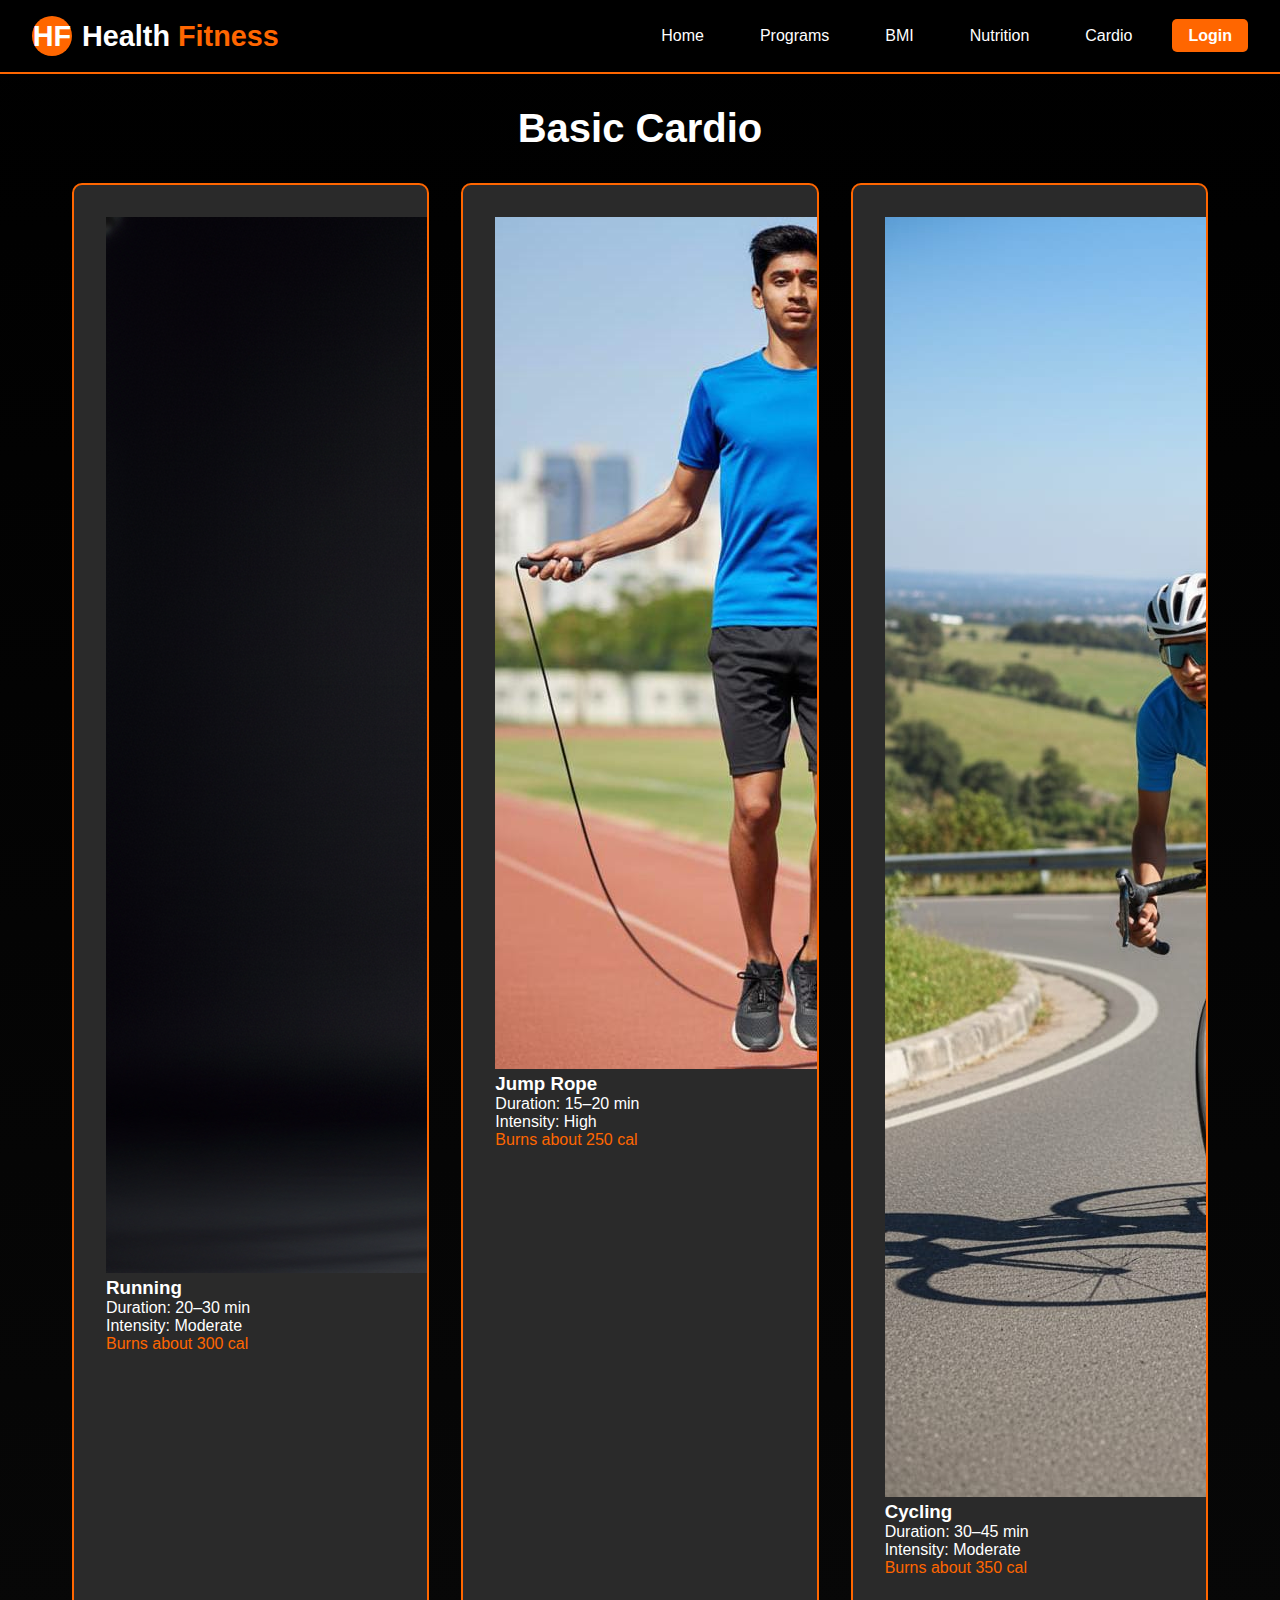
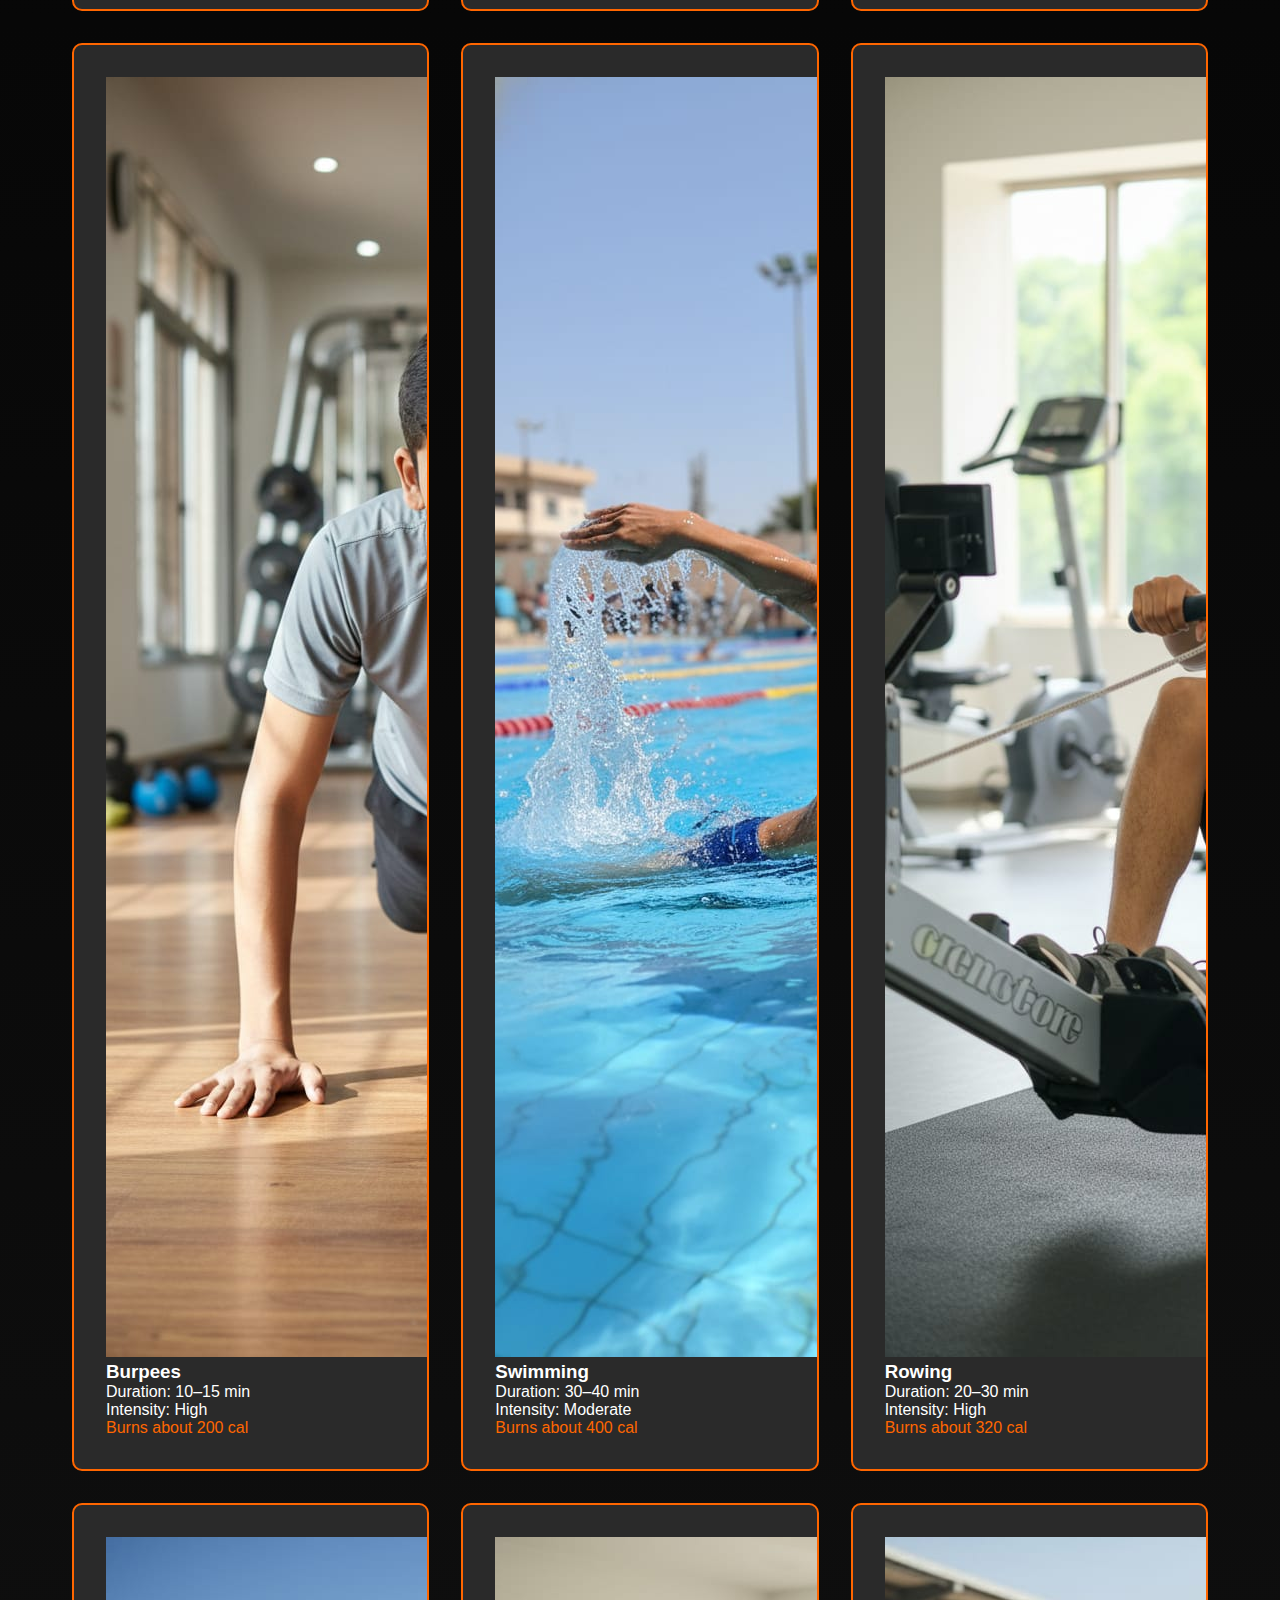
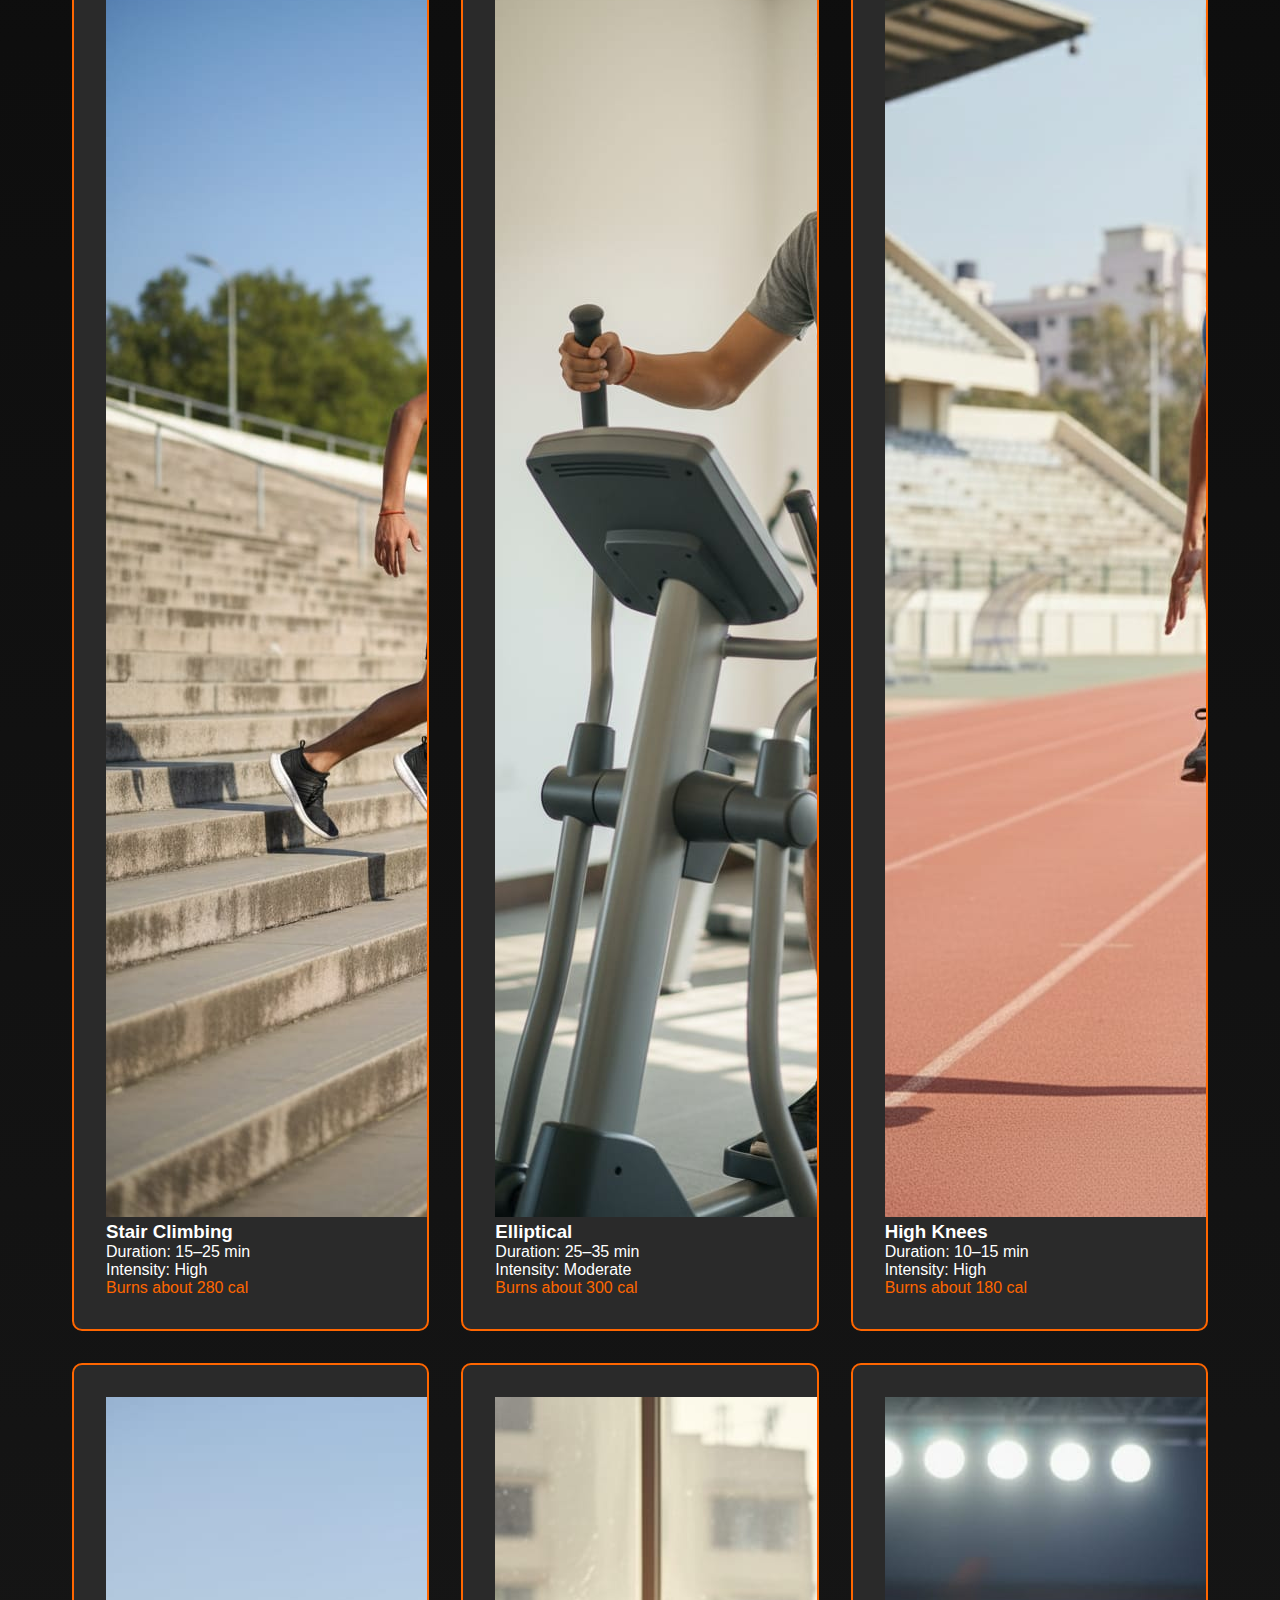
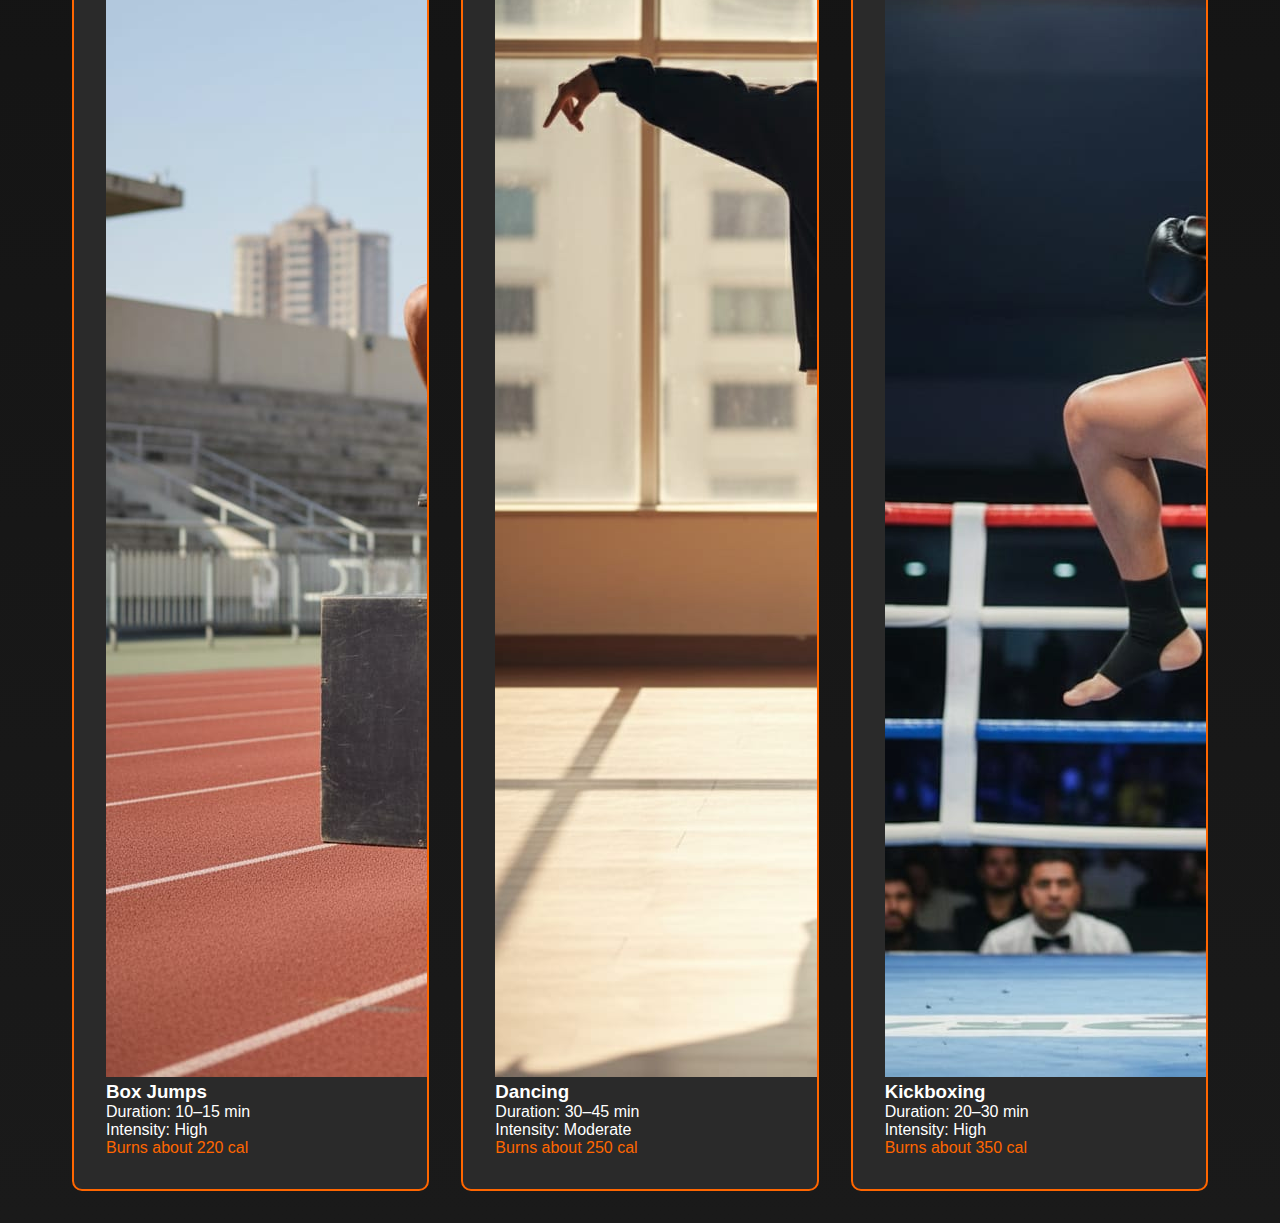
<file: cardio.html>
<!DOCTYPE html>
<html lang="en">
<head>
    <meta charset="UTF-8">
    <meta name="viewport" content="width=device-width, initial-scale=1.0">
    <title>HealthFit - Cardio</title>
    <link rel="stylesheet" href="css/style.css">
</head>
<body>

<!-- NAVBAR -->
<nav class="navbar">
    <div class="logo">
        <div class="logo-icon">HF</div>
        <div>Health <span>Fitness</span></div>
    </div>
    <div class="nav-links">
        <a href="index.html">Home</a>
        <a href="programs.html">Programs</a>
        <a href="bmi.html">BMI</a>
        <a href="nutrition.html">Nutrition</a>
        <a href="cardio.html">Cardio</a>
        <div id="userSection">
            <a class="btn-primary" href="login.html">Login</a>
        </div>
    </div>
</nav>

<!-- CARDIO PAGE -->
<div id="cardio">
    <div class="container">
        <h2 class="section-title">Basic <span>Cardio</span></h2>

        <div class="grid">
            <div class="card">
                <div class="program-image"><img src="images/Running-cardio.jpeg" alt="Running"></div>
                <h3>Running</h3>
                <p>Duration: 20–30 min</p>
                <p>Intensity: Moderate</p>
                <p style="color: #ff6600;">Burns about 300 cal</p>
            </div>

            <div class="card">
                <div class="program-image"><img src="images/JumpRope-cardio.jpeg" alt="Jump Rope"></div>
                <h3>Jump Rope</h3>
                <p>Duration: 15–20 min</p>
                <p>Intensity: High</p>
                <p style="color: #ff6600;">Burns about 250 cal</p>
            </div>

            <div class="card">
                <div class="program-image"><img src="images/Cycling-cardio.jpeg" alt="Cycling"></div>
                <h3>Cycling</h3>
                <p>Duration: 30–45 min</p>
                <p>Intensity: Moderate</p>
                <p style="color: #ff6600;">Burns about 350 cal</p>
            </div>

            <div class="card">
                <div class="program-image"><img src="images/Burpees-cardio.jpeg" alt="Burpees"></div>
                <h3>Burpees</h3>
                <p>Duration: 10–15 min</p>
                <p>Intensity: High</p>
                <p style="color: #ff6600;">Burns about 200 cal</p>
            </div>

            <div class="card">
                <div class="program-image"><img src="images/Swiming-cardio.jpeg" alt="Swimming"></div>
                <h3>Swimming</h3>
                <p>Duration: 30–40 min</p>
                <p>Intensity: Moderate</p>
                <p style="color: #ff6600;">Burns about 400 cal</p>
            </div>

            <div class="card">
                <div class="program-image"><img src="images/Rowing-cardio.jpeg" alt="Rowing"></div>
                <h3>Rowing</h3>
                <p>Duration: 20–30 min</p>
                <p>Intensity: High</p>
                <p style="color: #ff6600;">Burns about 320 cal</p>
            </div>

            <div class="card">
                <div class="program-image"><img src="images/StairClimbing-cardio.jpeg" alt="Stair Climbing"></div>
                <h3>Stair Climbing</h3>
                <p>Duration: 15–25 min</p>
                <p>Intensity: High</p>
                <p style="color: #ff6600;">Burns about 280 cal</p>
            </div>

            <div class="card">
                <div class="program-image"><img src="images/Elliptical-cardio.jpeg" alt="Elliptical"></div>
                <h3>Elliptical</h3>
                <p>Duration: 25–35 min</p>
                <p>Intensity: Moderate</p>
                <p style="color: #ff6600;">Burns about 300 cal</p>
            </div>

            <div class="card">
                <div class="program-image"><img src="images/HighKnees-cardio.jpeg" alt="High Knees"></div>
                <h3>High Knees</h3>
                <p>Duration: 10–15 min</p>
                <p>Intensity: High</p>
                <p style="color: #ff6600;">Burns about 180 cal</p>
            </div>

            <div class="card">
                <div class="program-image"><img src="images/BoxJumps-cardio.jpeg" alt="Box Jumps"></div>
                <h3>Box Jumps</h3>
                <p>Duration: 10–15 min</p>
                <p>Intensity: High</p>
                <p style="color: #ff6600;">Burns about 220 cal</p>
            </div>

            <div class="card">
                <div class="program-image"><img src="images/Dancing-cardio.jpeg" alt="Dancing"></div>
                <h3>Dancing</h3>
                <p>Duration: 30–45 min</p>
                <p>Intensity: Moderate</p>
                <p style="color: #ff6600;">Burns about 250 cal</p>
            </div>

            <div class="card">
                <div class="program-image"><img src="images/KickBoxing-cardio.jpeg" alt="Kickboxing"></div>
                <h3>Kickboxing</h3>
                <p>Duration: 20–30 min</p>
                <p>Intensity: High</p>
                <p style="color: #ff6600;">Burns about 350 cal</p>
            </div>
        </div>
    </div>
</div>

<script src="js/script.js"></script>
</body>
</html>
</file>
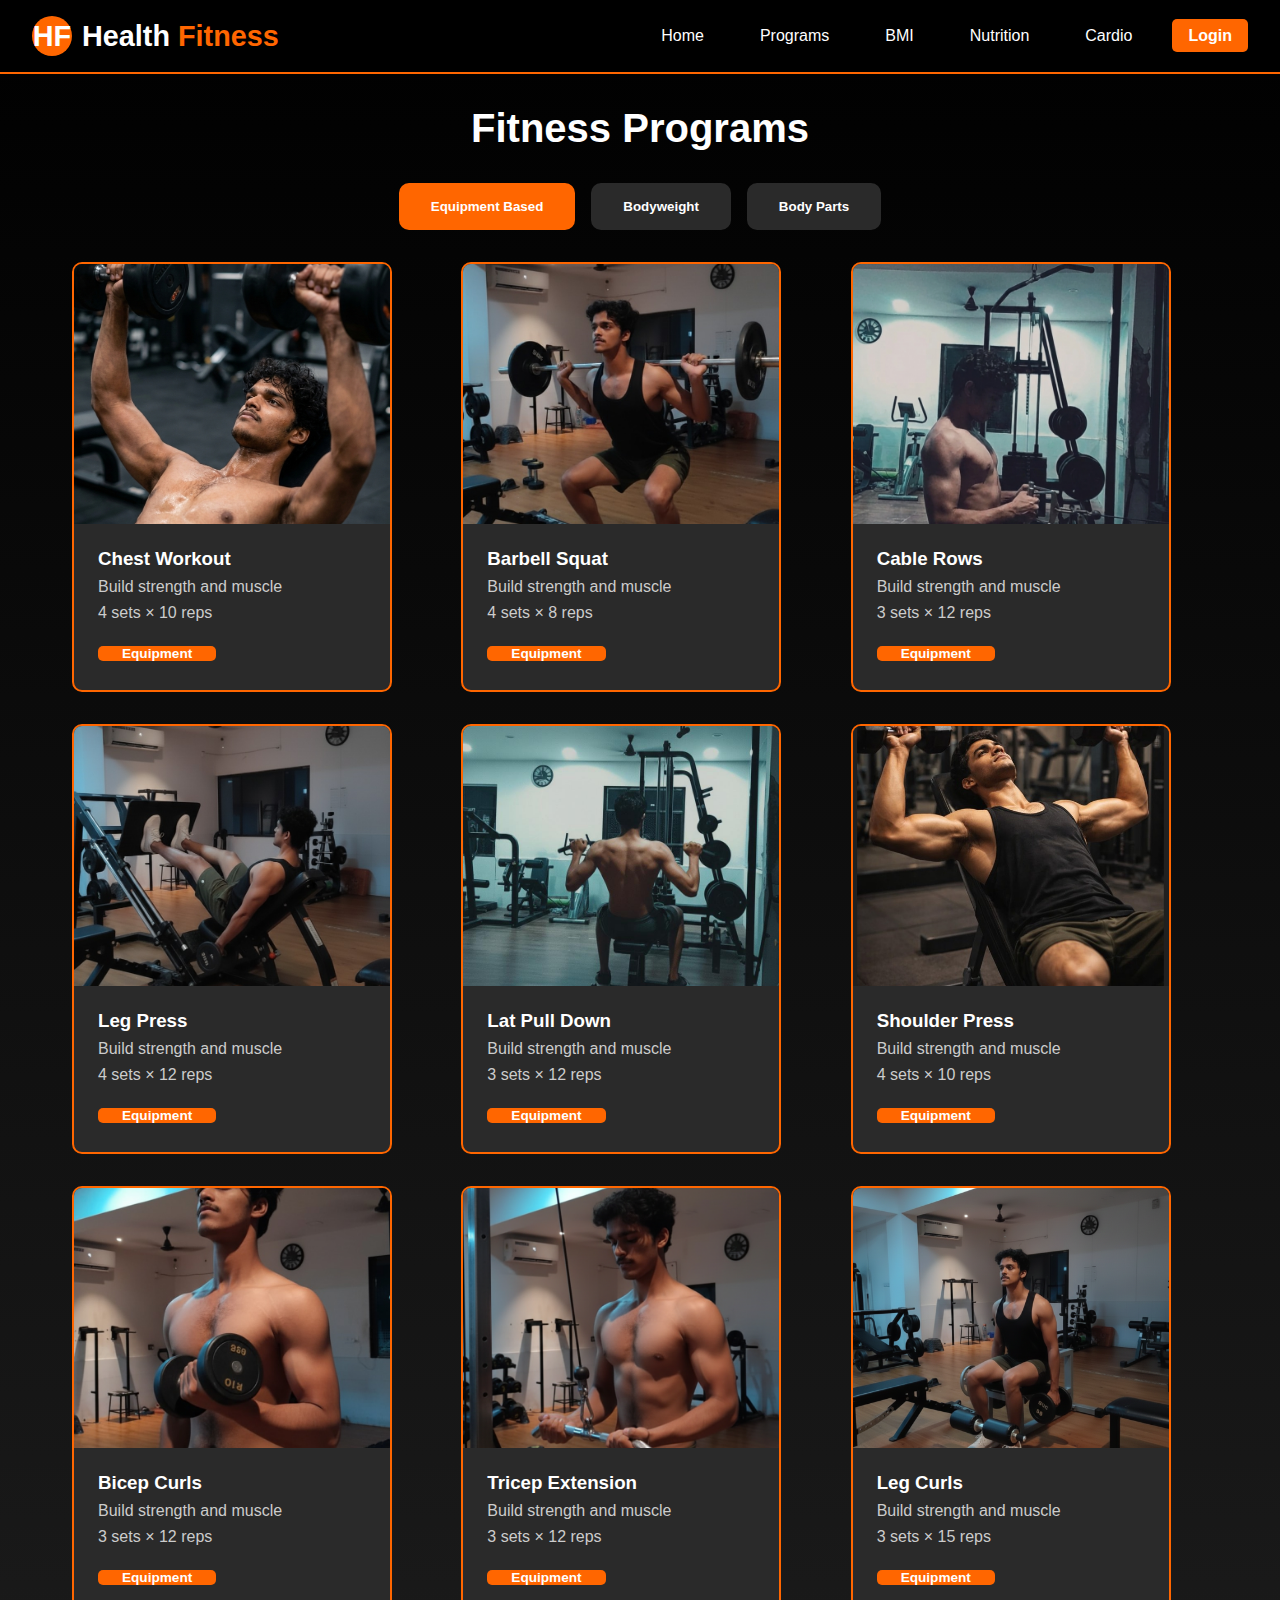
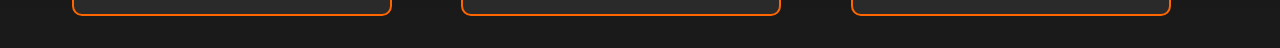
<file: programs.html>
<!DOCTYPE html>
<html lang="en">
<head>
    <meta charset="UTF-8">
    <meta name="viewport" content="width=device-width, initial-scale=1.0">
    <title>HealthFit - Programs</title>
    <link rel="stylesheet" href="css/style.css">
</head>
<body>

<!-- NAVBAR -->
<nav class="navbar">
    <div class="logo">
        <div class="logo-icon">HF</div>
        <div>Health <span>Fitness</span></div>
    </div>
    <div class="nav-links">
        <a href="index.html">Home</a>
        <a href="programs.html">Programs</a>
        <a href="bmi.html">BMI</a>
        <a href="nutrition.html">Nutrition</a>
        <a href="cardio.html">Cardio</a>
        <div id="userSection">
            <a class="btn-primary" href="login.html">Login</a>
        </div>
    </div>
</nav>

<!-- PROGRAMS PAGE -->
<div id="programs">
    <div class="container">
        <h2 class="section-title">Fitness <span>Programs</span></h2>

        <!-- Tabs -->
        <div class="tabs">
            <button class="tab-btn active" onclick="switchTab(event,'equipment')">Equipment Based</button>
            <button class="tab-btn" onclick="switchTab(event,'bodyweight')">Bodyweight</button>
            <button class="tab-btn" onclick="switchTab(event,'bodyparts')">Body Parts</button>
        </div>

        <!-- Equipment Tab -->
        <div id="equipmentTab">
            <div class="grid">

                <div class="card">
                    <div class="card-img">
                        <img src="images/Db-Press.jpeg" alt="Chest Workout">
                    </div>
                    <h3>Chest Workout</h3>
                    <p>Build strength and muscle</p>
                    <p class="sets-reps">4 sets × 10 reps</p>
                    <span class="badge badge-equipment">Equipment</span>
                </div>

                <div class="card">
                    <div class="card-img">
                        <img src="images/Bb-Squat.jpeg" alt="Barbell Squat">
                    </div>
                    <h3>Barbell Squat</h3>
                    <p>Build strength and muscle</p>
                    <p class="sets-reps">4 sets × 8 reps</p>
                    <span class="badge badge-equipment">Equipment</span>
                </div>

                <div class="card">
                    <div class="card-img">
                        <img src="images/Cr-Rows.jpeg" alt="Cable Rows">
                    </div>
                    <h3>Cable Rows</h3>
                    <p>Build strength and muscle</p>
                    <p class="sets-reps">3 sets × 12 reps</p>
                    <span class="badge badge-equipment">Equipment</span>
                </div>

                <div class="card">
                    <div class="card-img">
                        <img src="images/Lp-Press.jpeg" alt="Leg Press">
                    </div>
                    <h3>Leg Press</h3>
                    <p>Build strength and muscle</p>
                    <p class="sets-reps">4 sets × 12 reps</p>
                    <span class="badge badge-equipment">Equipment</span>
                </div>

                <div class="card">
                    <div class="card-img">
                        <img src="images/Lat-Pull.jpeg" alt="Lat Pulldown">
                    </div>
                    <h3>Lat Pull Down</h3>
                    <p>Build strength and muscle</p>
                    <p class="sets-reps">3 sets × 12 reps</p>
                    <span class="badge badge-equipment">Equipment</span>
                </div>

                <div class="card">
                    <div class="card-img">
                        <img src="images/Sp-Press.jpeg" alt="Shoulder Press">
                    </div>
                    <h3>Shoulder Press</h3>
                    <p>Build strength and muscle</p>
                    <p class="sets-reps">4 sets × 10 reps</p>
                    <span class="badge badge-equipment">Equipment</span>
                </div>

                <div class="card">
                    <div class="card-img">
                        <img src="images/Bc-Curls.jpeg" alt="Bicep Curls">
                    </div>
                    <h3>Bicep Curls</h3>
                    <p>Build strength and muscle</p>
                    <p class="sets-reps">3 sets × 12 reps</p>
                    <span class="badge badge-equipment">Equipment</span>
                </div>

                <div class="card">
                    <div class="card-img">
                        <img src="images/Te-Extension.jpeg" alt="Tricep Extension">
                    </div>
                    <h3>Tricep Extension</h3>
                    <p>Build strength and muscle</p>
                    <p class="sets-reps">3 sets × 12 reps</p>
                    <span class="badge badge-equipment">Equipment</span>
                </div>

                <div class="card">
                    <div class="card-img">
                        <img src="images/Lc-Curls.jpeg" alt="Leg Curls">
                    </div>
                    <h3>Leg Curls</h3>
                    <p>Build strength and muscle</p>
                    <p class="sets-reps">3 sets × 15 reps</p>
                    <span class="badge badge-equipment">Equipment</span>
                </div>

            </div>
        </div>

        <!-- Bodyweight Tab -->
        <div id="bodyweightTab" class="hidden">
            <div class="grid">

                <div class="card">
                    <div class="card-img">
                        <img src="images/Pu-Ups.jpeg" alt="Push Ups">
                    </div>
                    <h3>Push Ups</h3>
                    <p class="sets-reps">3 sets × 15 reps</p>
                    <span class="badge badge-bodyweight">No Equipment</span>
                </div>

                <div class="card">
                    <div class="card-img">
                        <img src="images/Pl-Ups.jpeg" alt="Pull Ups">
                    </div>
                    <h3>Pull Ups</h3>
                    <p class="sets-reps">3 sets × 8 reps</p>
                    <span class="badge badge-bodyweight">No Equipment</span>
                </div>

                <div class="card">
                    <div class="card-img">
                        <img src="images/Squats-Sits.jpeg" alt="Bodyweight Squat">
                    </div>
                    <h3>Bodyweight Squat</h3>
                    <p class="sets-reps">4 sets × 12 reps</p>
                    <span class="badge badge-bodyweight">No Equipment</span>
                </div>

                <div class="card">
                    <div class="card-img">
                        <img src="images/Planks-Hold.jpeg" alt="Planks">
                    </div>
                    <h3>Planks</h3>
                    <p class="sets-reps">3 sets × 45 sec</p>
                    <span class="badge badge-bodyweight">No Equipment</span>
                </div>

                <div class="card">
                    <div class="card-img">
                        <img src="images/Td-Push.jpeg" alt="Tricep Dips">
                    </div>
                    <h3>Tricep Dips</h3>
                    <p class="sets-reps">3 sets × 12 reps</p>
                    <span class="badge badge-bodyweight">No Equipment</span>
                </div>

                <div class="card">
                    <div class="card-img">
                        <img src="images/Lu-Legs.jpeg" alt="Lunges">
                    </div>
                    <h3>Lunges</h3>
                    <p class="sets-reps">3 sets × 12 reps</p>
                    <span class="badge badge-bodyweight">No Equipment</span>
                </div>

                <div class="card">
                    <div class="card-img">
                        <img src="images/Co-Still.jpeg" alt="Core">
                    </div>
                    <h3>Core</h3>
                    <p class="sets-reps">3 sets × 15 reps</p>
                    <span class="badge badge-bodyweight">No Equipment</span>
                </div>

                <div class="card">
                    <div class="card-img">
                        <img src="images/Lr-Ups.jpeg" alt="Leg Raises">
                    </div>
                    <h3>Leg Raises</h3>
                    <p class="sets-reps">3 sets × 12 reps</p>
                    <span class="badge badge-bodyweight">No Equipment</span>
                </div>

            </div>
        </div>

        <!-- Body Parts Tab -->
        <div id="bodypartsTab" class="hidden">

            <!-- Chest -->
            <div class="card" style="margin-bottom: 2rem;">
                <h3 style="color: #ff6600; margin-bottom: 1.5rem;">Chest Workout</h3>
                <div class="exercise-list">
                    <div class="exercise-item">
                        <div class="exercise-icon">BP</div>
                        <div>
                            <h4>Bench Press</h4>
                            <p>4 sets × 8 reps</p>
                            <span class="badge badge-equipment">Equipment</span>
                        </div>
                    </div>
                    <div class="exercise-item">
                        <div class="exercise-icon">PU</div>
                        <div>
                            <h4>Push-ups</h4>
                            <p>3 sets × 15 reps</p>
                            <span class="badge badge-bodyweight">Bodyweight</span>
                        </div>
                    </div>
                    <div class="exercise-item">
                        <div class="exercise-icon">IF</div>
                        <div>
                            <h4>Incline Flyes</h4>
                            <p>3 sets × 12 reps</p>
                            <span class="badge badge-equipment">Equipment</span>
                        </div>
                    </div>
                    <div class="exercise-item">
                        <div class="exercise-icon">DP</div>
                        <div>
                            <h4>Dumbbell Press</h4>
                            <p>4 sets × 10 reps</p>
                            <span class="badge badge-equipment">Equipment</span>
                        </div>
                    </div>
                    <div class="exercise-item">
                        <div class="exercise-icon">CC</div>
                        <div>
                            <h4>Cable Crossover</h4>
                            <p>3 sets × 12 reps</p>
                            <span class="badge badge-equipment">Equipment</span>
                        </div>
                    </div>
                    <div class="exercise-item">
                        <div class="exercise-icon">DI</div>
                        <div>
                            <h4>Chest Dips</h4>
                            <p>3 sets × 10 reps</p>
                            <span class="badge badge-bodyweight">Bodyweight</span>
                        </div>
                    </div>
                    <div class="exercise-item">
                        <div class="exercise-icon">PP</div>
                        <div>
                            <h4>Pec Deck</h4>
                            <p>3 sets × 15 reps</p>
                            <span class="badge badge-equipment">Equipment</span>
                        </div>
                    </div>
                </div>
            </div>

            <!-- Back -->
            <div class="card" style="margin-bottom: 2rem;">
                <h3 style="color: #ff6600; margin-bottom: 1.5rem;">Back Workout</h3>
                <div class="exercise-list">
                    <div class="exercise-item">
                        <div class="exercise-icon">DL</div>
                        <div>
                            <h4>Deadlift</h4>
                            <p>4 sets × 6 reps</p>
                            <span class="badge badge-equipment">Equipment</span>
                        </div>
                    </div>
                    <div class="exercise-item">
                        <div class="exercise-icon">PU</div>
                        <div>
                            <h4>Pull-ups</h4>
                            <p>3 sets × 8 reps</p>
                            <span class="badge badge-bodyweight">Bodyweight</span>
                        </div>
                    </div>
                    <div class="exercise-item">
                        <div class="exercise-icon">BR</div>
                        <div>
                            <h4>Barbell Rows</h4>
                            <p>4 sets × 10 reps</p>
                            <span class="badge badge-equipment">Equipment</span>
                        </div>
                    </div>
                    <div class="exercise-item">
                        <div class="exercise-icon">LP</div>
                        <div>
                            <h4>Lat Pulldown</h4>
                            <p>3 sets × 12 reps</p>
                            <span class="badge badge-equipment">Equipment</span>
                        </div>
                    </div>
                    <div class="exercise-item">
                        <div class="exercise-icon">CR</div>
                        <div>
                            <h4>Cable Rows</h4>
                            <p>3 sets × 12 reps</p>
                            <span class="badge badge-equipment">Equipment</span>
                        </div>
                    </div>
                    <div class="exercise-item">
                        <div class="exercise-icon">FS</div>
                        <div>
                            <h4>Face Pulls</h4>
                            <p>3 sets × 15 reps</p>
                            <span class="badge badge-equipment">Equipment</span>
                        </div>
                    </div>
                    <div class="exercise-item">
                        <div class="exercise-icon">TY</div>
                        <div>
                            <h4>T-Bar Rows</h4>
                            <p>4 sets × 8 reps</p>
                            <span class="badge badge-equipment">Equipment</span>
                        </div>
                    </div>
                </div>
            </div>

            <!-- Legs -->
            <div class="card" style="margin-bottom: 2rem;">
                <h3 style="color: #ff6600; margin-bottom: 1.5rem;">Legs Workout</h3>
                <div class="exercise-list">
                    <div class="exercise-item">
                        <div class="exercise-icon">SQ</div>
                        <div>
                            <h4>Squats</h4>
                            <p>4 sets × 8 reps</p>
                            <span class="badge badge-equipment">Equipment</span>
                        </div>
                    </div>
                    <div class="exercise-item">
                        <div class="exercise-icon">LG</div>
                        <div>
                            <h4>Lunges</h4>
                            <p>3 sets × 12 reps</p>
                            <span class="badge badge-bodyweight">Bodyweight</span>
                        </div>
                    </div>
                    <div class="exercise-item">
                        <div class="exercise-icon">LP</div>
                        <div>
                            <h4>Leg Press</h4>
                            <p>4 sets × 12 reps</p>
                            <span class="badge badge-equipment">Equipment</span>
                        </div>
                    </div>
                    <div class="exercise-item">
                        <div class="exercise-icon">LC</div>
                        <div>
                            <h4>Leg Curls</h4>
                            <p>3 sets × 15 reps</p>
                            <span class="badge badge-equipment">Equipment</span>
                        </div>
                    </div>
                    <div class="exercise-item">
                        <div class="exercise-icon">LE</div>
                        <div>
                            <h4>Leg Extensions</h4>
                            <p>3 sets × 15 reps</p>
                            <span class="badge badge-equipment">Equipment</span>
                        </div>
                    </div>
                    <div class="exercise-item">
                        <div class="exercise-icon">CR</div>
                        <div>
                            <h4>Calf Raises</h4>
                            <p>4 sets × 20 reps</p>
                            <span class="badge badge-bodyweight">Bodyweight</span>
                        </div>
                    </div>
                    <div class="exercise-item">
                        <div class="exercise-icon">RD</div>
                        <div>
                            <h4>Romanian Deadlift</h4>
                            <p>3 sets × 10 reps</p>
                            <span class="badge badge-equipment">Equipment</span>
                        </div>
                    </div>
                </div>
            </div>

            <!-- Arms -->
            <div class="card" style="margin-bottom: 2rem;">
                <h3 style="color: #ff6600; margin-bottom: 1.5rem;">Arms Workout</h3>
                <div class="exercise-list">
                    <div class="exercise-item">
                        <div class="exercise-icon">BC</div>
                        <div>
                            <h4>Barbell Curls</h4>
                            <p>4 sets × 10 reps</p>
                            <span class="badge badge-equipment">Equipment</span>
                        </div>
                    </div>
                    <div class="exercise-item">
                        <div class="exercise-icon">TD</div>
                        <div>
                            <h4>Tricep Dips</h4>
                            <p>3 sets × 12 reps</p>
                            <span class="badge badge-bodyweight">Bodyweight</span>
                        </div>
                    </div>
                    <div class="exercise-item">
                        <div class="exercise-icon">HC</div>
                        <div>
                            <h4>Hammer Curls</h4>
                            <p>3 sets × 12 reps</p>
                            <span class="badge badge-equipment">Equipment</span>
                        </div>
                    </div>
                    <div class="exercise-item">
                        <div class="exercise-icon">TE</div>
                        <div>
                            <h4>Tricep Extensions</h4>
                            <p>3 sets × 15 reps</p>
                            <span class="badge badge-equipment">Equipment</span>
                        </div>
                    </div>
                    <div class="exercise-item">
                        <div class="exercise-icon">CC</div>
                        <div>
                            <h4>Concentration Curls</h4>
                            <p>3 sets × 10 reps</p>
                            <span class="badge badge-equipment">Equipment</span>
                        </div>
                    </div>
                </div>
            </div>

            <!-- Shoulders -->
            <div class="card">
                <h3 style="color: #ff6600; margin-bottom: 1.5rem;">Shoulders Workout</h3>
                <div class="exercise-list">
                    <div class="exercise-item">
                        <div class="exercise-icon">OP</div>
                        <div>
                            <h4>Overhead Press</h4>
                            <p>4 sets × 8 reps</p>
                            <span class="badge badge-equipment">Equipment</span>
                        </div>
                    </div>
                    <div class="exercise-item">
                        <div class="exercise-icon">LR</div>
                        <div>
                            <h4>Lateral Raises</h4>
                            <p>3 sets × 15 reps</p>
                            <span class="badge badge-equipment">Equipment</span>
                        </div>
                    </div>
                    <div class="exercise-item">
                        <div class="exercise-icon">FR</div>
                        <div>
                            <h4>Front Raises</h4>
                            <p>3 sets × 12 reps</p>
                            <span class="badge badge-equipment">Equipment</span>
                        </div>
                    </div>
                    <div class="exercise-item">
                        <div class="exercise-icon">RD</div>
                        <div>
                            <h4>Rear Delt Flyes</h4>
                            <p>3 sets × 15 reps</p>
                            <span class="badge badge-equipment">Equipment</span>
                        </div>
                    </div>
                    <div class="exercise-item">
                        <div class="exercise-icon">SH</div>
                        <div>
                            <h4>Shrugs</h4>
                            <p>4 sets × 12 reps</p>
                            <span class="badge badge-equipment">Equipment</span>
                        </div>
                    </div>
                </div>
            </div>

        </div>
    </div>
</div>

<script src="js/script.js"></script>
</body>
</html>
</file>
<file: css/style.css>
* { margin: 0; padding: 0; box-sizing: border-box; }
body { font-family: Arial, sans-serif; background: linear-gradient(to bottom, #000, #1a1a1a); color: #fff; min-height: 100vh; }

/* Navigation */
.navbar { background: #000; border-bottom: 2px solid #ff6600; padding: 1rem 2rem; position: sticky; top: 0; z-index: 1000; display: flex; justify-content: space-between; align-items: center; flex-wrap: wrap; }
.logo { display: flex; align-items: center; gap: 10px; font-size: 1.8rem; font-weight: bold; }
.logo-icon { width: 40px; height: 40px; background: #ff6600; border-radius: 50%; display: flex; align-items: center; justify-content: center; }
.logo span { color: #ff6600; }

.nav-links { display: flex; gap: 1.5rem; align-items: center; flex-wrap: wrap; }
.nav-links a { text-decoration: none; color: #fff; cursor: pointer; font-size: 1rem; padding: 0.5rem 1rem; }
.nav-links a:hover { color: #ff6600; }

.btn-primary { background: #ff6600; padding: 0.7rem 1.5rem; border-radius: 5px; font-weight: bold; border: none; color: #fff; cursor: pointer; }
.btn-primary:hover { background: #ff8533; }

/* Layout */
.container { max-width: 1200px; margin: 0 auto; padding: 2rem; }
.hidden { display: none; }

/* Reusable Components */
.grid { display: grid; grid-template-columns: repeat(auto-fit, minmax(320px, 1fr)); gap: 2rem; }
.card { background: #2a2a2a; padding: 2rem; border-radius: 10px; border: 2px solid #ff6600; overflow: hidden; }
.section-title { text-align: center; font-size: 2.5rem; margin-bottom: 2rem; }

/* Home Page */
.hero { display: grid; grid-template-columns: repeat(auto-fit, minmax(280px, 1fr)); align-items: center; gap: 2.5rem; padding: 4rem 2rem; }
.hero h1 { font-size: 3.5rem; margin-bottom: 1rem; }
.hero p { font-size: 1.3rem; color: #ccc; margin-bottom: 2rem; }

/* Forms */
.form-group { margin-bottom: 1.5rem; }
.form-group input { width: 100%; padding: 1rem; background: #1a1a1a; border: 1px solid #444; border-radius: 5px; color: #fff; font-size: 1rem; }
.error { color: #ff6600; font-size: 0.85rem; display: none; margin-top: 0.5rem; }

/* BMI Calculator */
.result-box { margin-top: 2rem; padding: 2rem; background: #1a1a1a; border-radius: 10px; text-align: center; }
.result-value { font-size: 3rem; color: #ff6600; font-weight: bold; }

/* Nutrition Table */
table { width: 100%; border-collapse: collapse; }
th { background: #ff6600; padding: 1rem; text-align: left; }
td { padding: 1rem; border-bottom: 1px solid #444; }

/* Programs Tabs */
.tabs { display: flex; gap: 1rem; justify-content: center; margin-bottom: 2rem; flex-wrap: wrap; }
.tab-btn { padding: 1rem 2rem; background: #2a2a2a; border: none; border-radius: 10px; color: #fff; cursor: pointer; font-weight: bold; }
.tab-btn.active { background: #ff6600; }

/* PROGRAM CARDS */
#programs .card {
    width: 320px;
    min-height: 430px;
    overflow: hidden;
    padding: 0;
    transition: all 0.3s ease;
}

#programs .card:hover {
    transform: translateY(-10px);
    box-shadow: 0 10px 30px rgba(255, 102, 0, 0.4);
    border-color: #ff8533;
}

#programs .card-img {
    width: 100%;
    height: 260px;
    overflow: hidden;
    margin: 0;
    padding: 0;
}

#programs .card-img img {
    width: 100%;
    height: 100%;
    object-fit: cover;
    object-position: center;
    display: block;
    transition: transform 0.3s ease;
}

#programs .card:hover .card-img img {
    transform: scale(1.1);
}

#programs .card h3,
#programs .card p,
#programs .card .badge {
    padding: 0 1.5rem;
}

#programs .card h3 {
    padding-top: 1.5rem;
    margin-bottom: 0.5rem;
    color: #fff;
    transition: color 0.3s ease;
}

#programs .card:hover h3 {
    color: #ff6600;
}

#programs .card p {
    color: #ccc;
    margin-bottom: 0.5rem;
}

#programs .card .badge {
    display: inline-block;
    margin: 1rem 1.5rem 1.5rem 1.5rem;
}

.badge { display: inline-block; padding: 0.3rem 0.8rem; border-radius: 5px; font-size: 0.85rem; font-weight: bold; margin-top: 0.5rem; }
.badge-equipment { background: #ff6600; }
.badge-bodyweight { background: #00cc66; }

/* Exercise Lists */
.exercise-list { display: grid; grid-template-columns: repeat(auto-fit, minmax(280px, 1fr)); gap: 1rem; }
.exercise-item {
    background: #1a1a1a;
    padding: 1rem;
    border-radius: 10px;
    display: flex;
    align-items: center;
    gap: 1rem;
    transition: all 0.3s ease;
    cursor: pointer;
    border: 2px solid transparent;
}

.exercise-item:hover {
    background: #2a2a2a;
    transform: translateX(10px);
    border-color: #ff6600;
}

.exercise-icon {
    width: 60px;
    height: 60px;
    background: #333;
    border-radius: 10px;
    display: flex;
    align-items: center;
    justify-content: center;
    font-size: 1.3rem;
    color: #ff6600;
    flex-shrink: 0;
    transition: all 0.3s ease;
}

.exercise-item:hover .exercise-icon {
    background: #ff6600;
    color: #fff;
    transform: rotate(360deg);
}

.exercise-item h4 {
    margin-bottom: 0.3rem;
    color: #fff;
    transition: color 0.3s ease;
}

.exercise-item:hover h4 {
    color: #ff6600;
}

/* Body Parts Section Cards */
#bodypartsTab .card {
    width: 100%;
    background: #2b2b2b;
    border-radius: 15px;
    overflow: hidden;
    border: 2px solid #ff6600;
    padding: 2rem;
}

#bodypartsTab .card:hover {
    border-color: #ff8533;
    box-shadow: 0 5px 20px rgba(255, 102, 0, 0.3);
}
</file>
